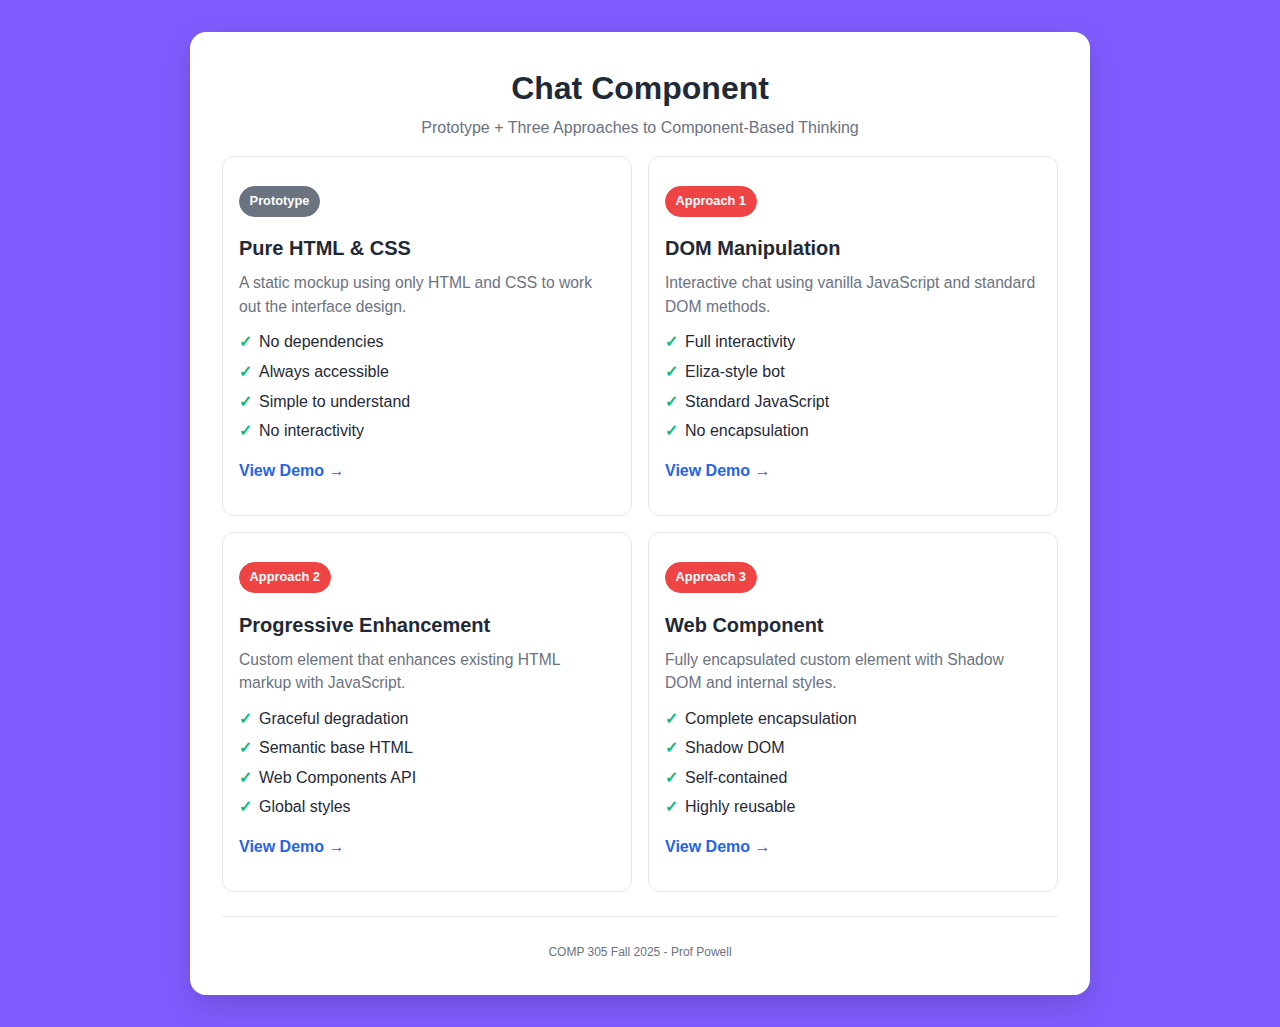
<file: index.html>
<!DOCTYPE html>
<html lang="en">
<head>
  <meta charset="UTF-8">
  <meta name="viewport" content="width=device-width, initial-scale=1.0">
  <title>Lab 6 - Component Approaches</title>
  <link rel="stylesheet" href="styles.css">
</head>
<body>
  <main>
    <!-- title and page description -->
    <header>
      <h1>Chat Component</h1>
      <p>Prototype + Three Approaches to Component-Based Thinking</p>
    </header>

    <!-- card grid -->
    <section>
      <!-- individual card -->
      <article>
        <!-- card tag/badge -->
        <p class="badge badge-prototype">Prototype</p>
        <!-- card title -->
        <h2>Pure HTML & CSS</h2>
        <!-- card description -->
        <p class="card-desc">
          A static mockup using only HTML and CSS to work out the interface design.
        </p>
        <!-- card features-->
        <ul>
          <li>No dependencies</li>
          <li>Always accessible</li>
          <li>Simple to understand</li>
          <li>No interactivity</li>
        </ul>
        <!-- link to demo -->
        <p>
          <a href="chat-prototype-html-css/">
            View Demo →
          </a>
        </p>
      </article>

      <article>
        <p class="badge badge-approach">Approach 1</p>
        <h2>DOM Manipulation</h2>
        <p class="card-desc">
          Interactive chat using vanilla JavaScript and standard DOM methods.
        </p>
        <ul>
          <li>Full interactivity</li>
          <li>Eliza-style bot</li>
          <li>Standard JavaScript</li>
          <li>No encapsulation</li>
        </ul>
        <p>
          <a href="chat-dom/">
            View Demo →
          </a>
        </p>
      </article>

      <article>
        <p class="badge badge-approach">Approach 2</p>
        <h2>Progressive Enhancement</h2>
        <p class="card-desc">
          Custom element that enhances existing HTML markup with JavaScript.
        </p>
        <ul>
          <li>Graceful degradation</li>
          <li>Semantic base HTML</li>
          <li>Web Components API</li>
          <li>Global styles</li>
        </ul>
        <p>
          <a href="chat-webcomponent-pe/">
            View Demo →
          </a>
        </p>
      </article>

      <article>
        <p class="badge badge-approach">Approach 3</p>
        <h2>Web Component</h2>
        <p class="card-desc">
          Fully encapsulated custom element with Shadow DOM and internal styles.
        </p>
        <ul>
          <li>Complete encapsulation</li>
          <li>Shadow DOM</li>
          <li>Self-contained</li>
          <li>Highly reusable</li>
        </ul>
        <p>
          <a href="chat-webcomponent-gd/">
            View Demo →
          </a>
        </p>
      </article>
    </section>

    <!-- class info separated by line -->
    <hr>
    <footer>
      <small>COMP 305 Fall 2025 - Prof Powell</small>
    </footer>
  </main>
</body>
</html>
</file>
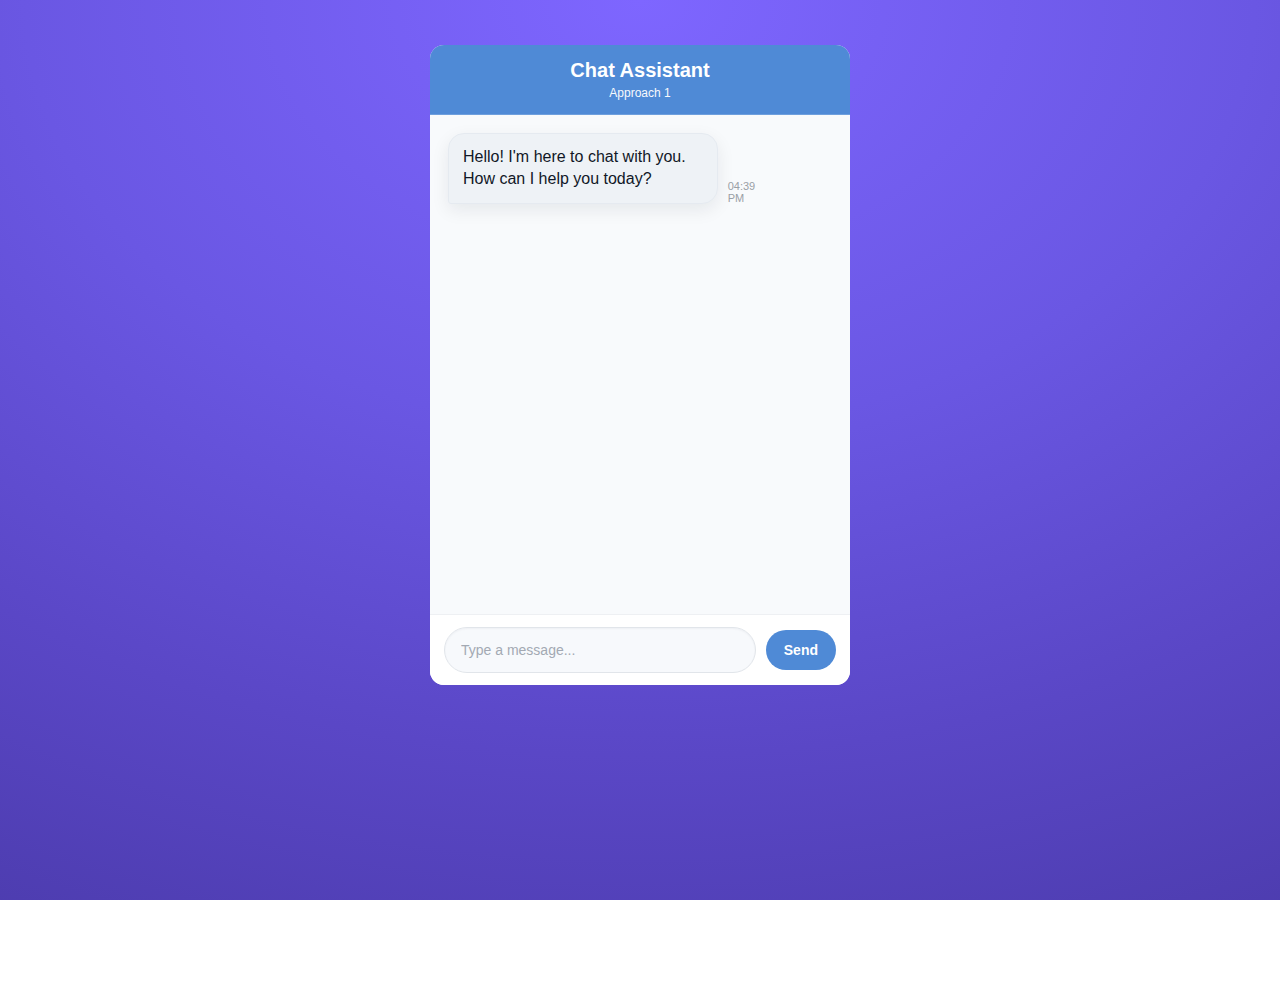
<file: chat-dom/index.html>
<!DOCTYPE html>
<html lang="en">
<head>
	<meta charset="UTF-8">
	<meta name="viewport" content="width=device-width, initial-scale=1.0">
	<title>chat prototype (dom)</title>
	<link rel="stylesheet" href="styles.css">
</head>
<body>
	<main>
		<header>
			<h1>Chat Assistant</h1>
			<p>Approach 1</p>
		</header>

		<section>
			<ul id="messages"></ul>
		</section>

		<form id="chat-form">
			<label for="chat-input" class="visually-hidden">type a message</label>
			<input id="chat-input" type="text" placeholder="Type a message...">
			<button id="send-btn" type="submit">Send</button>
		</form>
	</main>

	<script type="module" src="script.js"></script>
</body>
</html>
</file>
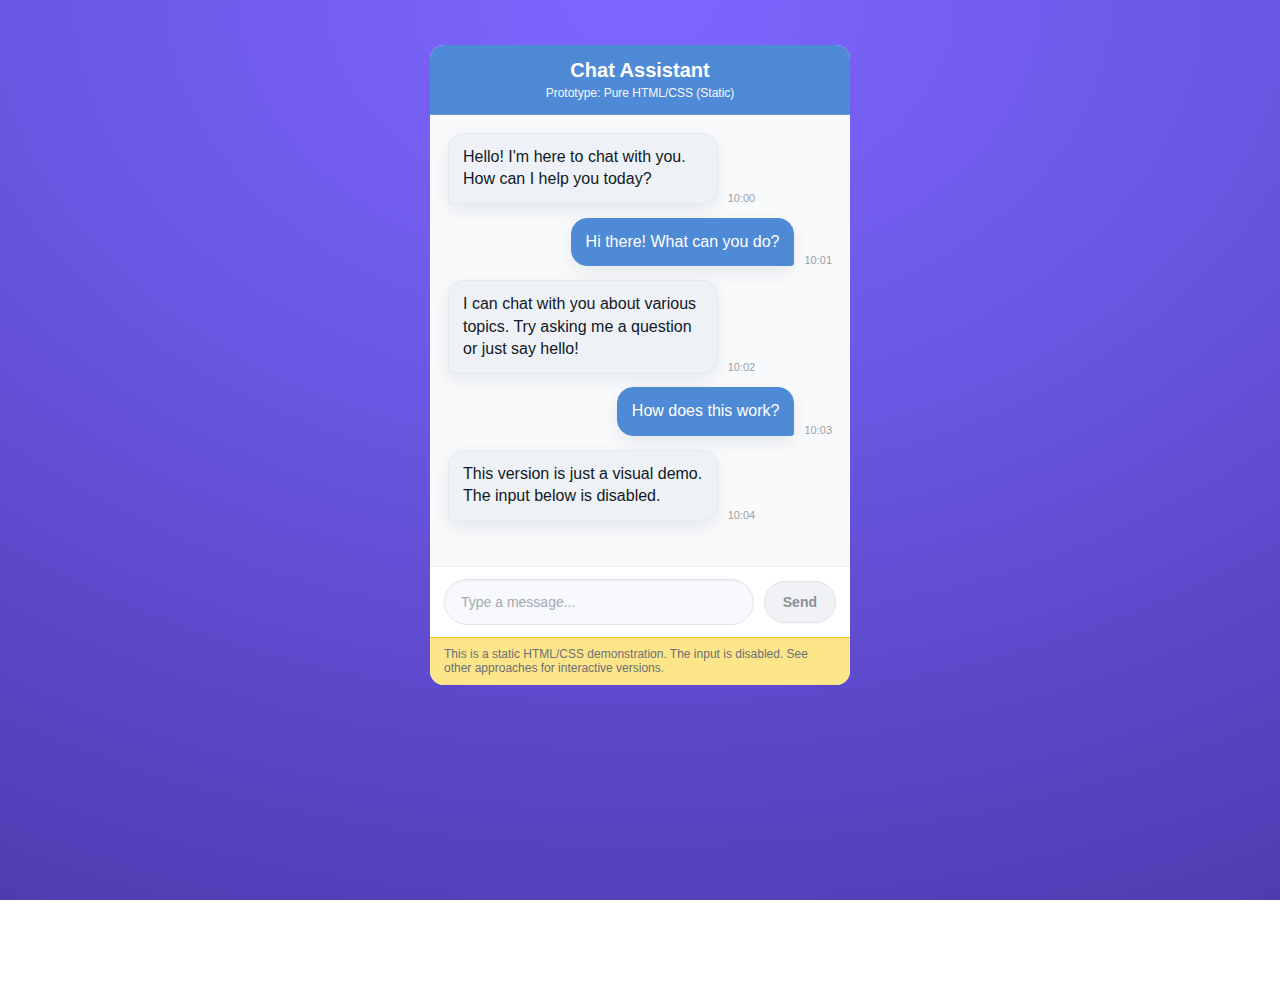
<file: chat-prototype-html-css/index.html>
<!DOCTYPE html>
<html lang="en">
<head>
	<meta charset="UTF-8">
	<meta name="viewport" content="width=device-width, initial-scale=1.0">
	<title>chat prototype (static)</title>
	<link rel="stylesheet" href="styles.css">
</head>
<body>
	<main>
		<header>
			<h1>Chat Assistant</h1>
			<p>Prototype: Pure HTML/CSS (Static)</p>
		</header>

		<section>
			<!-- list of stacked messages -->
			<ul>
				<!-- bot gretting message bubble -->
				<li class="bot">
					<p class="bubble">Hello! I'm here to chat with you. How can I help you today?</p>
					<time datetime="2025-10-16T10:00">10:00</time>
				</li>

				<!-- user's first reply -->
				<li class="user">
					<p class="bubble">Hi there! What can you do?</p>
					<time datetime="2025-10-16T10:01">10:01</time>
				</li>

				<!-- another bot message -->
				<li class="bot">
					<p class="bubble">I can chat with you about various topics. Try asking me a question or just say hello!</p>
					<time datetime="2025-10-16T10:02">10:02</time>
				</li>

				<!-- another user reply -->
				<li class="user">
					<p class="bubble">How does this work?</p>
					<time datetime="2025-10-16T10:03">10:03</time>
				</li>

				<!-- final bot message -->
				<li class="bot">
					<p class="bubble">This version is just a visual demo. The input below is disabled.</p>
					<time datetime="2025-10-16T10:04">10:04</time>
				</li>
			</ul>
		</section>

		<!-- bottom input bar that looks real but does nothing -->
		<form>
			<label for="fake-input" class="visually-hidden">type a message</label>
			<input id="fake-input" type="text" placeholder="Type a message..." disabled>
			<button type="button" disabled>Send</button>
		</form>

		<!-- footer note saying this is a static demo -->
		<aside>
			<small>This is a static HTML/CSS demonstration. The input is disabled. See other approaches for interactive versions.</small>
		</aside>
	</main>
</body>
</html>
</file>
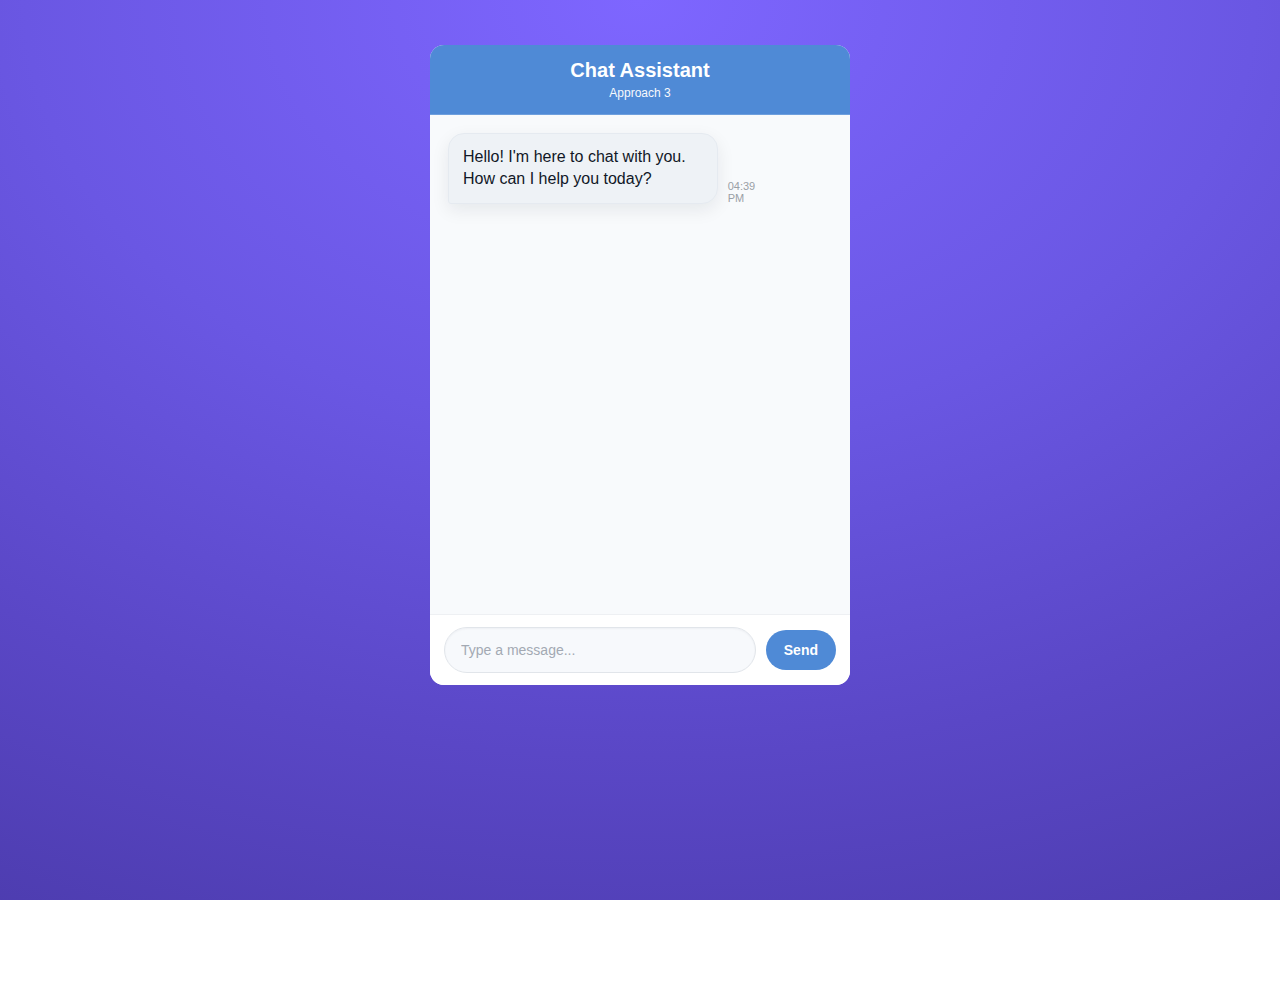
<file: chat-webcomponent-gd/index.html>
<!DOCTYPE html>
<html lang="en">
<head>
	<meta charset="UTF-8">
	<meta name="viewport" content="width=device-width, initial-scale=1.0">
	<title>chat prototype (shadow dom)</title>
	<style>
		html, body { height: 100%; margin: 0; }
		body {
			display: flex;
			align-items: flex-start;
			justify-content: center;
			background:
				radial-gradient(120% 120% at 50% 0%, #7e66ff 0%, #6a57e3 40%, #5a47c6 70%, #4a3aaa 100%);
			background-attachment: fixed;
			font-family: Helvetica;
			padding: 5vh 5vh 5vh;
		}
	</style>
</head>
<body>
	<!-- one tag to create it all! -->
	<chat-interface></chat-interface>
	<script type="module" src="chat-component.js"></script>
</body>
</html>
</file>
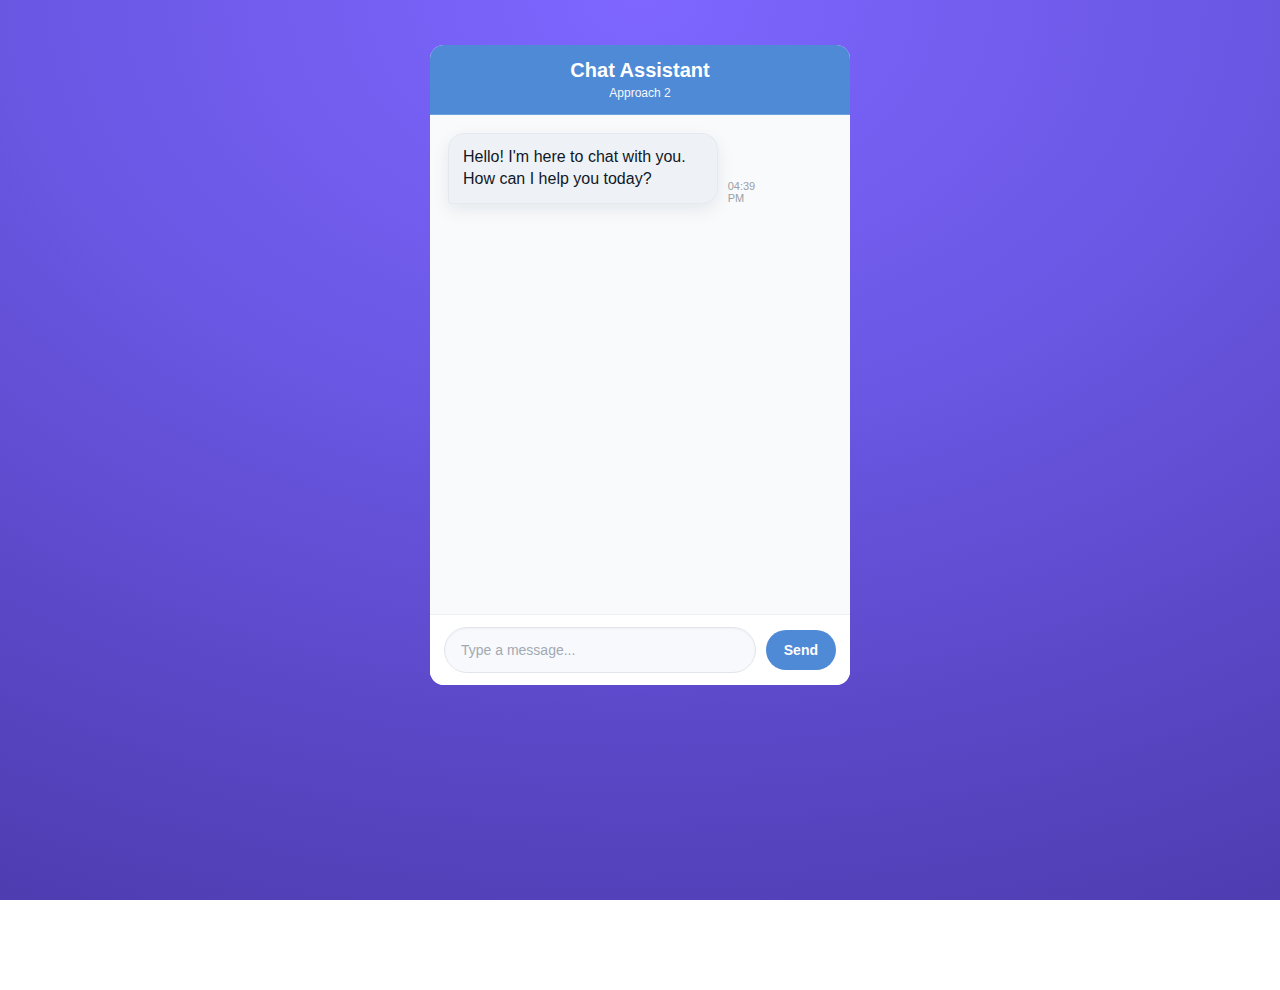
<file: chat-webcomponent-pe/index.html>
<!DOCTYPE html>
<html lang="en">
<head>
	<meta charset="UTF-8">
	<meta name="viewport" content="width=device-width, initial-scale=1.0">
	<title>chat prototype (progressive enhancement)</title>
	<link rel="stylesheet" href="styles.css">
</head>
<body>
	<main>
		<header>
			<h1>Chat Assistant</h1>
			<p>Approach 2</p>
		</header>

		<simple-chat>
			<section>
				<ul class="messages"></ul>
			</section>

			<form class="input-area">
				<label for="pe-chat-input" class="visually-hidden">type a message</label>
				<input id="pe-chat-input" type="text" placeholder="Type a message...">
				<button type="submit">Send</button>
			</form>
		</simple-chat>
	</main>
	<script type="module" src="chat-component.js"></script>
</body>
</html>
</file>
<file: chat-dom/styles.css>
html, body {
	height: 100%;
	margin: 0;
}

body {
	font-family: Helvetica;
	min-height: 100vh;
	display: flex;
	align-items: flex-start;
	justify-content: center;
	background:
		radial-gradient(120% 120% at 50% 0%, #7e66ff 0%, #6a57e3 40%, #5a47c6 70%, #4a3aaa 100%);
	background-attachment: fixed;
	padding: 5vh 5vh 5vh;
}

/* chat area */
main {
	width: 26.25rem;
	height: 40rem;
	background: #ffffff;
	border-radius: 0.875rem;
	display: flex;
	flex-direction: column;
	overflow: hidden;
	border: 0;
}

/* app header */
header {
	background: #4f8ad6;
	color: #ffffff;
	padding: 0.875rem 1rem;
	text-align: center;
	border-bottom: 1px solid rgba(255, 255, 255, 0.18);
}

header h1 {
	margin: 0;
	font-size: 1.25rem;
	font-weight: 700;
}

header p {
	margin: 0.25rem 0 0;
	font-size: 0.75rem;
	opacity: 0.95;
}

/* message area */
section {
	flex: 1;
	min-height: 0;
	overflow: auto;
	background: #f8fafc;
	overscroll-behavior: contain;
}

/* list spacing */
ul {
	list-style: none;
	margin: 0;
	padding: 1.125rem;
	display: flex;
	flex-direction: column;
	gap: 0.875rem;
}

/* message alignment */
li {
	display: flex;
	align-items: flex-end;
	gap: 0.625rem;
	max-width: 80%;
}

li.bot {
	justify-content: flex-start;
}

li.user {
	margin-left: auto;
	justify-content: flex-end;
}

/* chat bubbles */
.bubble {
	margin: 0;
	padding: 0.75rem 0.875rem;
	border-radius: 1rem;
	background: #eef2f6;
	color: #111827;
	border: 1px solid #e5eaf0;
	box-shadow: 0 0.375rem 1.125rem rgba(17, 24, 39, 0.08);
	max-width: 100%;
	line-height: 1.4;
}

li.bot .bubble {
	border-bottom-left-radius: 3px;
}

li.user .bubble {
	background: #4f8ad6;
	color: #ffffff;
	border-color: #4f8ad6;
	border-bottom-right-radius: 3px;
}

/* timestamp */
time {
	font-size: 0.6875rem;
	color: #9aa0a6;
}

/* input area */
form {
	display: flex;
	align-items: center;
	gap: 0.625rem;
	padding: 0.75rem 0.875rem;
	border-top: 1px solid #eef0f3;
	background: #ffffff;
}

/* message input */
input[type="text"] {
	flex: 1;
	padding: 0.875rem 1rem;
	border: 1px solid #e1e5ea;
	border-radius: 10000px;
	font-size: 0.875rem;
	background: #f7f9fc;
	outline: none;
	box-shadow: inset 0 0.0625rem 0.125rem rgba(17, 24, 39, 0.04);
}

input[type="text"]::placeholder {
	color: #a3a9b3;
}

/* send button now blue */
button {
	padding: 0.75rem 1.125rem;
	border: none;
	border-radius: 10000px;
	background: #4f8ad6;
	font-size: 0.875rem;
	font-weight: 600;
	color: #ffffff;
	cursor: pointer;
	transition: background 0.2s ease;
}

button:hover {
	background: #3c6cab;
}

button:active {
	background: #345c93;
}

button[disabled] {
	opacity: 0.8;
	cursor: not-allowed;
}

/* visually hidden helper text */
.visually-hidden {
	position: absolute;
	width: 1px;
	height: 1px;
	padding: 0;
	margin: -1px;
	overflow: hidden;
	clip: rect(0, 0, 1, 1);
	white-space: nowrap;
	border: 0;
}

/* custom scrollbar */
section::-webkit-scrollbar {
	width: 0.625rem;
}

section::-webkit-scrollbar-track {
	background: transparent;
}

section::-webkit-scrollbar-thumb {
	background: rgba(0, 0, 0, 0.12);
	border-radius: 10000px;
}
</file>
<file: chat-prototype-html-css/styles.css>
html, body {
	height: 100%;
	margin: 0;
}

body {
	font-family: Helvetica;
	min-height: 100vh; /* allow page to scroll */
	display: flex;
	align-items: flex-start;
	justify-content: center;
	background:
		radial-gradient(120% 120% at 50% 0%, #7e66ff 0%, #6a57e3 40%, #5a47c6 70%, #4a3aaa 100%);
	background-attachment: fixed;
	padding: 5vh 5vh 5vh;
}

/* chat area */
main {
	width: 26.25rem;
	height: 40rem;
	background: #ffffff;
	border-radius: 0.875rem;
	display: flex;
	flex-direction: column;
	overflow: hidden;
	border: 0;
}

/* app header */
header {
	background: #4f8ad6;
	color: #ffffff;
	padding: 0.875rem 1rem;
	text-align: center;
	border-bottom: 1px solid rgba(255, 255, 255, 0.18);
}

header h1 {
	margin: 0;
	font-size: 1.25rem;
	font-weight: 700;
}

header p {
	margin: 0.25rem 0 0;
	font-size: 0.75rem;
	opacity: 0.95;
}

/* message area */
section {
	flex: 1;
	min-height: 0;
	overflow: auto;
	background: #f8fafc;
	overscroll-behavior: contain;
}

/* stack messages with a little room */
ul {
	list-style: none;
	margin: 0;
	padding: 1.125rem;
	display: flex;
	flex-direction: column;
	gap: 0.875rem;
}

/* each message row */
li {
	display: flex;
	align-items: flex-end;
	gap: 0.625rem;
	max-width: 80%;
}

/* aligning user and bot messages appropriately */
li.bot {
	justify-content: flex-start;
}

li.user {
	margin-left: auto;
	justify-content: flex-end;
}

/* chat bubbles */
.bubble {
	margin: 0;
	padding: 0.75rem 0.875rem;
	border-radius: 1rem;
	background: #eef2f6;
	color: #111827;
	border: 1px solid #e5eaf0;
	box-shadow: 0 0.375rem 1.125rem rgba(17, 24, 39, 0.08);
	max-width: 100%;
	line-height: 1.4;
}

/* bot and user bubbles must have different cornering and colors */
li.bot .bubble {
	border-bottom-left-radius: 3px;
}

li.user .bubble {
	background: #4f8ad6;
	color: #ffffff;
	border-color: #4f8ad6;
	border-bottom-right-radius: 3px;
}


/* adding optional timestamp */
time {
	font-size: 0.6875rem;
	color: #9aa0a6;
}

/* input text area */
form {
	display: flex;
	align-items: center;
	gap: 0.625rem;
	padding: 0.75rem 0.875rem;
	border-top: 1px solid #eef0f3;
	background: #ffffff;
}

/* making input disabled since no JS :( */
input[type="text"] {
	flex: 1;
	padding: 0.875rem 1rem;
	border: 1px solid #e1e5ea;
	border-radius: 10000px;
	font-size: 0.875rem;
	background: #f7f9fc;
	outline: none;
	box-shadow: inset 0 0.0625rem 0.125rem rgba(17, 24, 39, 0.04);
}

input[type="text"]::placeholder {
	color: #a3a9b3;
}

/* send button is disabled too :( */
button {
	padding: 0.75rem 1.125rem;
	border: 1px solid #e1e5ea;
	border-radius: 10000px;
	background: #f0f2f5;
	font-size: 0.875rem;
	font-weight: 600;
	color: #8a9099;
	box-shadow: 0 0.0625rem 0.0625rem rgba(17, 24, 39, 0.03);
}

button[disabled] {
	opacity: 1;
	cursor: not-allowed;
}

/* banner saying interactivity is disabled */
aside {
	background: #fde68a;
	border-top: 1px solid #facc15;
	padding: 0.6rem 0.875rem;
}

aside small {
	display: block;
	font-size: 0.75rem;
	color: #6b6f76;
}

.visually-hidden {
	position: absolute;
	width: 1px;
	height: 1px;
	padding: 0;
	margin: -1px;
	overflow: hidden;
	clip: rect(0, 0, 1, 1);
	white-space: nowrap;
	border: 0;
}

/* adding scrollbar */
section::-webkit-scrollbar {
	width: 0.625rem;
}

section::-webkit-scrollbar-track {
	background: transparent;
}

section::-webkit-scrollbar-thumb {
	background: rgba(0, 0, 0, 0.12);
	border-radius: 10000px;
}
</file>
<file: chat-webcomponent-pe/styles.css>
html, body {
	height: 100%;
	margin: 0;
}

body {
	font-family: Helvetica;
	min-height: 100vh;
	display: flex;
	align-items: flex-start;
	justify-content: center;
	background:
		radial-gradient(120% 120% at 50% 0%, #7e66ff 0%, #6a57e3 40%, #5a47c6 70%, #4a3aaa 100%);
	background-attachment: fixed;
	padding: 5vh 5vh 5vh;
}

/* chat area */
main {
	width: 26.25rem;
	height: 40rem;
	background: #ffffff;
	border-radius: 0.875rem;
	display: flex;
	flex-direction: column;
	overflow: hidden;
	border: 0;
}

/* app header */
header {
	background: #4f8ad6;
	color: #ffffff;
	padding: 0.875rem 1rem;
	text-align: center;
	border-bottom: 1px solid rgba(255, 255, 255, 0.18);
}

header h1 {
	margin: 0;
	font-size: 1.25rem;
	font-weight: 700;
}

header p {
	margin: 0.25rem 0 0;
	font-size: 0.75rem;
	opacity: 0.95;
}

/* message area */
section {
	flex: 1;
	min-height: 0;
	overflow: auto;
	background: #f8fafc;
	overscroll-behavior: contain;
}

/* list spacing */
ul {
	list-style: none;
	margin: 0;
	padding: 1.125rem;
	display: flex;
	flex-direction: column;
	gap: 0.875rem;
}

/* message alignment */
li {
	display: flex;
	align-items: flex-end;
	gap: 0.625rem;
	max-width: 80%;
}

li.bot {
	justify-content: flex-start;
}

li.user {
	margin-left: auto;
	justify-content: flex-end;
}

/* chat bubbles */
.bubble {
	margin: 0;
	padding: 0.75rem 0.875rem;
	border-radius: 1rem;
	background: #eef2f6;
	color: #111827;
	border: 1px solid #e5eaf0;
	box-shadow: 0 0.375rem 1.125rem rgba(17, 24, 39, 0.08);
	max-width: 100%;
	line-height: 1.4;
}

li.bot .bubble {
	border-bottom-left-radius: 3px;
}

li.user .bubble {
	background: #4f8ad6;
	color: #ffffff;
	border-color: #4f8ad6;
	border-bottom-right-radius: 3px;
}

/* timestamp */
time {
	font-size: 0.6875rem;
	color: #9aa0a6;
}

/* input area */
form {
	display: flex;
	align-items: center;
	gap: 0.625rem;
	padding: 0.75rem 0.875rem;
	border-top: 1px solid #eef0f3;
	background: #ffffff;
}

/* message input */
input[type="text"] {
	flex: 1;
	padding: 0.875rem 1rem;
	border: 1px solid #e1e5ea;
	border-radius: 10000px;
	font-size: 0.875rem;
	background: #f7f9fc;
	outline: none;
	box-shadow: inset 0 0.0625rem 0.125rem rgba(17, 24, 39, 0.04);
}

input[type="text"]::placeholder {
	color: #a3a9b3;
}

/* send button now blue */
button {
	padding: 0.75rem 1.125rem;
	border: none;
	border-radius: 10000px;
	background: #4f8ad6;
	font-size: 0.875rem;
	font-weight: 600;
	color: #ffffff;
	cursor: pointer;
	transition: background 0.2s ease;
}

button:hover {
	background: #3c6cab;
}

button:active {
	background: #345c93;
}

button[disabled] {
	opacity: 0.8;
	cursor: not-allowed;
}

/* visually hidden helper text */
.visually-hidden {
	position: absolute;
	width: 1px;
	height: 1px;
	padding: 0;
	margin: -1px;
	overflow: hidden;
	clip: rect(0, 0, 1, 1);
	white-space: nowrap;
	border: 0;
}

simple-chat {
  display: flex;
  flex-direction: column;
  flex: 1;
  min-height: 0;
}

/* pushing form to bottom of chat area */
simple-chat > section {
  flex: 1;
  min-height: 0;
}

/* custom scrollbar */
section::-webkit-scrollbar {
	width: 0.625rem;
}

section::-webkit-scrollbar-track {
	background: transparent;
}

section::-webkit-scrollbar-thumb {
	background: rgba(0, 0, 0, 0.12);
	border-radius: 10000px;
}
</file>
<file: styles.css>
/* reset to prevent headaches - padding and border included in width */
* { box-sizing: border-box;}

body {
  margin: 10px;
  font-family: Helvetica;
  line-height: 1.5;
  color: #1f2937;
  background: #805cff;
  min-height: 100%;
}

main {
  max-width: 900px;
  margin: 2rem auto;
  padding: 2rem;
  background: #fff;
  border-radius: 16px;
  box-shadow: 0 10px 30px rgba(17,24,39,.18);
}

/* chat component title */
h1 { 
  margin: 0 0 .25rem;
  text-align: center;
  font-size: 2rem;
  font-weight: 800;
}

/* title description */
header p {
  margin: 0 0 1rem;
  text-align: center;
  color: #6b7280;
  font-size: 1rem;
}

/* card grid */
section {
  display: grid;
  gap: 1rem;
  grid-template-columns: repeat(2, 1fr);
}
@media (max-width: 768px) { section { grid-template-columns: 1fr; } } /* allow cards to stack */

/* individual cards */
article {
  background: #fff;
  border: 1px solid #e5e7eb;
  border-radius: 12px;
  padding: 1rem;
  transition: box-shadow .15s ease;
}

/* adding subtle shadown when hovering over cards */
article:hover,
article:focus-within {
  box-shadow: 0 10px 24px rgba(17,24,39,.12);
}
/* card titles */
article h2 {
  margin: .25rem 0 .5rem;
  font-size: 1.25rem;
  font-weight: 800;
}

/* card title descriptions */
.card-desc {
  margin: 0 0 .75rem;
  color: #6b7280;
  font-size: .98rem;
}

/* badges/tags above card titles */
.badge {
  display: inline-block;
  font-size: .8rem;
  line-height: 1;
  padding: .5rem .6rem;
  border-radius: 999px;
  font-weight: 700;
  border: 1px solid transparent;
  color: #fff;
}
/* additional classes to differentiate prototype and approach badge bg colors */
.badge-prototype {
  background: #6b7280;
  border-color: #6b7280;
}
.badge-approach  {
  background: #ef4444;
  border-color: #ef4444;
}

/* feature list for each card */
ul {
  list-style: none;
  padding: 0;
  margin: 0 0 .5rem;
}
ul li {
  position: relative;
  padding-left: 1.25rem;
  margin: .35rem 0;
}
/* adding checkmark here be each li since all list items share this */
ul li::before {
  content: "✓";
  position: absolute; left: 0; top: 0;
  font-weight: 700; color: #10b981;
}
/* view demo links */
a {
  text-decoration: none;
  font-weight: 700;
  color: #2563eb;
}
a:hover, a:focus-visible { text-decoration: underline; }

/* line between card grid and footer */
hr {
  margin: 1.5rem 0; border: 0; height: 1px; background: #e5e7eb;
}
/* class info in footer */
footer {
  text-align: center; color: #6b7280; font-size: .9rem;
}
</file>
